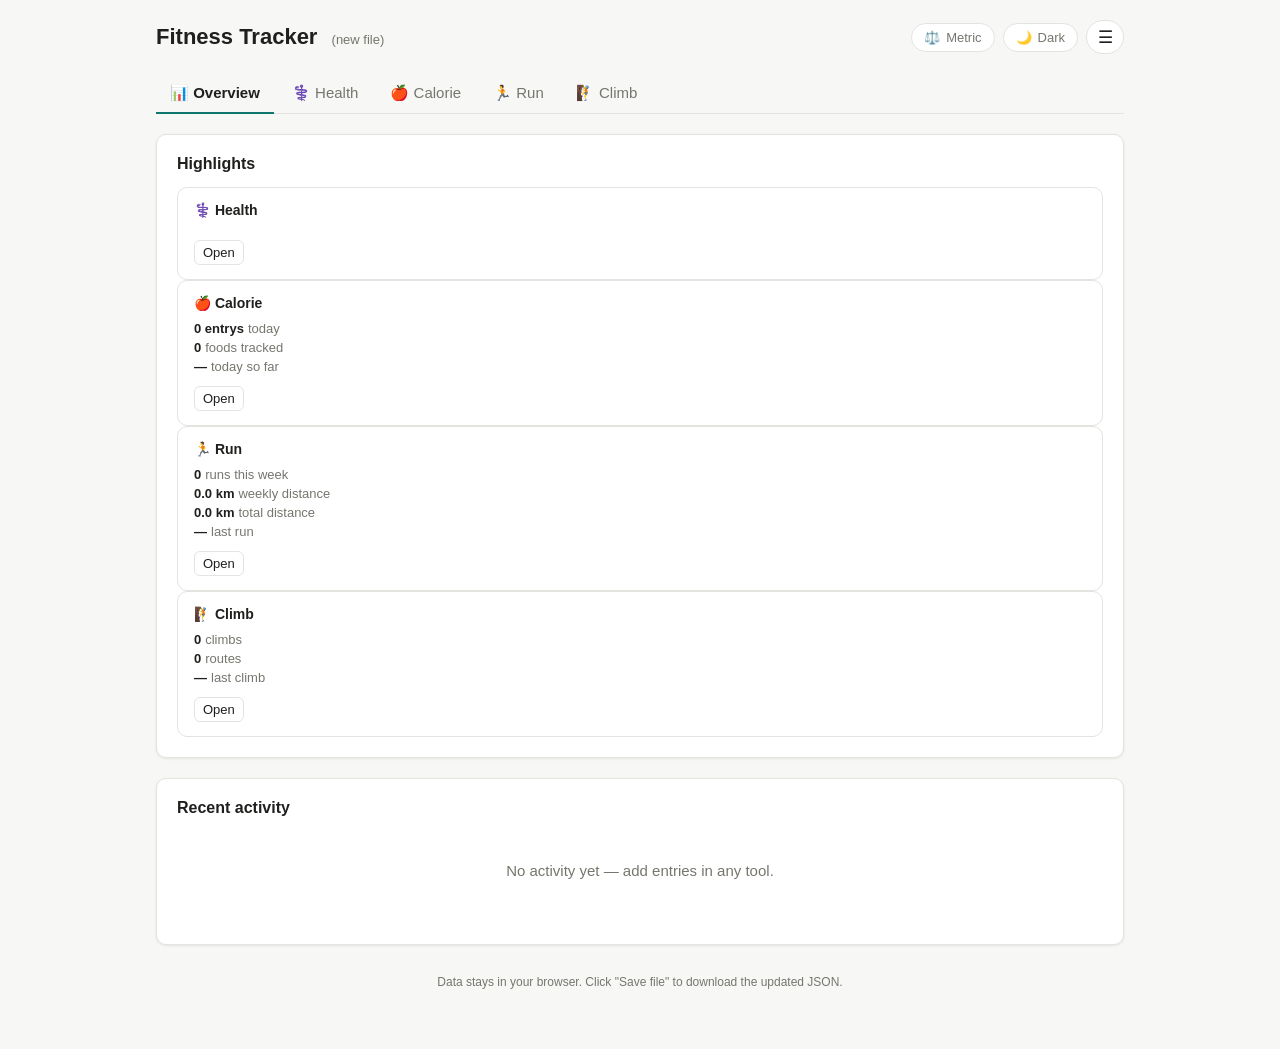
<file: index.html>
<!DOCTYPE html>
<html lang="en">
<head>
<meta charset="UTF-8">
<meta name="viewport" content="width=device-width, initial-scale=1.0">
<title>Fitness Tracker</title>
<link rel="stylesheet" href="css/base.css">
<link rel="stylesheet" href="css/app.css">
<link rel="stylesheet" href="css/tools.css">
<link rel="manifest" href="manifest.json">
<meta name="theme-color" content="#0f766e">
<meta name="mobile-web-app-capable" content="yes">
<meta name="apple-mobile-web-app-capable" content="yes">
<meta name="apple-mobile-web-app-status-bar-style" content="black-translucent">
<meta name="apple-mobile-web-app-title" content="Fitness Tracker">
<link rel="apple-touch-icon" href="icon.png">
<link rel="icon" type="image/png" href="icon.png">
</head>
<body>

<!-- ================= APP ================= -->
<div id="app" class="hidden">
  <header class="topbar">
    <h1>Fitness Tracker <span class="file-name" id="file-name"></span></h1>
    <div class="topbar-actions">
      <button class="theme-toggle" id="units-toggle" title="Switch between metric and imperial units">⚖️ <span id="units-label">Metric</span></button>
      <button class="theme-toggle" id="theme-toggle" title="Toggle dark / light mode"><span id="theme-emoji">🌙</span><span id="theme-label"> Dark</span></button>
      <div class="menu-wrap">
        <button class="menu-btn" id="menu-btn" title="Menu">☰</button>
        <div class="menu" id="menu">
          <button class="menu-item" id="sample-item" title="Load a demo dataset to explore the app">Load sample data…</button>
          <button class="menu-item" id="save-btn" title="Download your data as a backup file">Save backup file…</button>
          <button class="menu-item" id="open-item" title="Open a JSON data file (e.g. from iCloud)">Open a data file…</button>
          <button class="menu-item danger" id="new-file-btn" title="Start over with a fresh empty file">New file</button>
        </div>
        <input type="file" id="file-input" accept=".json" style="display:none">
      </div>
    </div>
  </header>

  <nav class="toolbar" id="toolbar">
    <button class="tool-btn active" data-tool="overview" onclick="showTool('overview')">📊 Overview</button>
  </nav>

  <!-- OVERVIEW -->
  <section class="tool" id="tool-overview">
    <div class="card">
      <h2>Highlights</h2>
      <div id="ov-stats"></div>
    </div>
    <div class="card">
      <h2>Recent activity</h2>
      <div id="ov-recent"><p class="no-data">No activity yet — add entries in any tool.</p></div>
    </div>
  </section>

  <!-- CLIMB -->
  <section class="tool hidden" id="tool-climb">
    <nav class="tabs">
      <button class="tab active" data-view="home">Home</button>
      <button class="tab" data-view="history">History</button>
      <button class="tab" data-view="routes">Routes</button>
    </nav>

    <!-- HOME -->
    <div class="view" id="cl-view-home">
      <div class="card">
        <h2>Add climb</h2>
        <form class="add-form" id="cl-add-form">
          <div class="field">
            <label for="cl-pick-route">Or pick an existing route</label>
            <select id="cl-pick-route" style="width:220px">
              <option value="">— select a route —</option>
            </select>
          </div>
          <div class="field">
            <label for="cl-add-name">Route name</label>
            <input id="cl-add-name" list="cl-route-list" placeholder="Snake Dike" autocomplete="off" required style="width:180px">
          </div>
          <div class="field">
            <label for="cl-add-grade">Grade</label>
            <input id="cl-add-grade" list="cl-grade-list" placeholder="5.8 / v3 / E5" style="width:110px">
          </div>
          <div class="field">
            <label for="cl-add-pitches">Pitches</label>
            <input id="cl-add-pitches" type="number" min="0" step="any" placeholder="1" style="width:70px">
          </div>
          <div class="field">
            <label for="cl-add-style">Style</label>
            <input id="cl-add-style" list="cl-style-list" placeholder="crack" style="width:100px">
          </div>
          <div class="field">
            <label for="cl-add-location">Location</label>
            <input id="cl-add-location" type="text" list="cl-location-list" placeholder="Yosemite NP, CA" style="width:140px">
          </div>
          <div class="field">
            <label for="cl-add-link">Link</label>
            <input id="cl-add-link" type="text" list="cl-link-list" placeholder="mountainproject.com/..." style="width:230px">
          </div>
          <div class="field">
            <label>GPS coords</label>
            <div style="display:flex;gap:6px">
              <input id="cl-add-lat" type="number" min="-90" max="90" step="any" placeholder="lat 37.77" style="width:100px" title="GPS latitude (optional)">
              <input id="cl-add-lon" type="number" min="-180" max="180" step="any" placeholder="lon -119.55" style="width:110px" title="GPS longitude (optional)">
            </div>
          </div>
          <div class="field">
            <label for="cl-add-rnotes">Route notes / description</label>
            <input id="cl-add-rnotes" type="text" list="cl-rnotes-list" placeholder="runout, big approach" style="width:220px">
          </div>
          <div class="field">
            <label for="cl-add-date">Date</label>
            <input id="cl-add-date" type="date" style="width:140px">
          </div>
          <div class="field">
            <label for="cl-add-prof">Proficiency</label>
            <input id="cl-add-prof" type="text" list="cl-prof-list" placeholder="lead" style="width:120px">
          </div>
          <div class="field">
            <label for="cl-add-setting">Setting</label>
            <input id="cl-add-setting" type="text" list="cl-setting-list" placeholder="gym" style="width:110px">
          </div>
          <div class="field">
            <label for="cl-add-effort">Effort (1-10)</label>
            <input id="cl-add-effort" type="number" min="1" max="10" value="5" style="width:70px">
          </div>
          <div class="field">
            <label for="cl-add-scary">Scary (1-10)</label>
            <input id="cl-add-scary" type="number" min="1" max="10" value="5" style="width:70px">
          </div>
          <div class="field">
            <label for="cl-add-notes">Climb notes</label>
            <input id="cl-add-notes" type="text" list="cl-notes-list" placeholder="went clean, crux felt hard" style="width:220px">
          </div>
          <div class="field">
            <label>&nbsp;</label>
            <button type="submit" class="btn primary">Add climb</button>
          </div>
        </form>
        <datalist id="cl-route-list"></datalist>
        <datalist id="cl-grade-list"></datalist>
        <datalist id="cl-style-list"></datalist>
        <datalist id="cl-location-list"></datalist>
        <datalist id="cl-link-list"></datalist>
        <datalist id="cl-rnotes-list"></datalist>
        <datalist id="cl-notes-list"></datalist>
        <datalist id="cl-prof-list"></datalist>
        <datalist id="cl-setting-list"></datalist>
        <p class="form-hint">
          Picking an existing route (or typing a name you've used before) auto-fills its details.
          Location, link and route notes are saved to the route for a brand-new name; edit them here any
          time. Effort and scary are your perceived difficulty and intimidation, 1-10.
        </p>
      </div>

      <div class="card">
        <div class="summary">
          <span class="big" id="cl-total-climbs">0</span>
          <span class="unit">total climbs</span>
        </div>
        <h2 style="margin-top:16px;">Last 10 climbs</h2>
        <div id="cl-last-climbs"><p class="no-data" style="padding:10px 0;">No climbs yet.</p></div>
      </div>

      <div class="card">
        <h2>Climbs by grade</h2>
        <div class="range-tabs" id="cl-time-range"></div>
        <div class="chart-summary" id="cl-time-summary"></div>
        <div id="cl-time-chart"></div>
      </div>
      <div class="card">
        <h2>Most climbed routes (by count)</h2>
        <div class="range-tabs" id="cl-route-range"></div>
        <div class="chart-summary" id="cl-route-summary"></div>
        <div id="cl-route-chart"></div>
      </div>
      <div class="card">
        <h2>Climbs by proficiency</h2>
        <div class="range-tabs" id="cl-prof-range"></div>
        <div class="chart-summary" id="cl-prof-summary"></div>
        <div id="cl-prof-chart"></div>
      </div>
    </div>

    <!-- HISTORY -->
    <div class="view hidden" id="cl-view-history">
      <div class="card">
        <h2>History</h2>
        <div class="hist-filters">
          <div class="field">
            <label for="cl-hist-from">From</label>
            <input type="date" id="cl-hist-from">
          </div>
          <div class="field">
            <label for="cl-hist-to">To</label>
            <input type="date" id="cl-hist-to">
          </div>
          <div class="field">
            <label>&nbsp;</label>
            <button class="btn" id="cl-hist-apply" title="Filter the history to this date range">Apply</button>
          </div>
          <div class="hist-presets">
            <button class="btn small hist-preset" data-preset="week">This week</button>
            <button class="btn small hist-preset" data-preset="month">This month</button>
            <button class="btn small hist-preset" data-preset="lastmonth">Last month</button>
            <button class="btn small hist-preset" data-preset="year">Year to date</button>
            <button class="btn small hist-preset" data-preset="all">All</button>
          </div>
        </div>
        <p class="hist-summary" id="cl-hist-summary"></p>
        <div id="cl-history-list"></div>
      </div>
    </div>

    <!-- ROUTES -->
    <div class="view hidden" id="cl-view-routes">
      <div class="card">
        <h2>Routes</h2>
        <p style="color:var(--muted);font-size:13px;margin:0 0 12px;">
          Routes are stored once. Editing a route here updates it everywhere it's used.
          Click a route name to expand it and see every note ever attached to its climbs.
        </p>
        <div id="cl-routes-table"></div>
      </div>
    </div>

    <!-- Edit Climb Modal -->
    <div id="cl-edit-climb-modal" class="modal-backdrop hidden">
      <div class="modal-box">
        <h2>Edit climb</h2>
        <div class="modal-row">
          <div class="modal-field" style="flex:2;">
            <label for="cl-ec-route">Route</label>
            <select id="cl-ec-route"></select>
          </div>
          <div class="modal-field">
            <label for="cl-ec-date">Date</label>
            <input id="cl-ec-date" type="date">
          </div>
        </div>
        <div class="modal-row">
          <div class="modal-field">
            <label for="cl-ec-grade">Grade</label>
            <input id="cl-ec-grade" type="text" list="cl-grade-list-edit">
          </div>
          <div class="modal-field">
            <label for="cl-ec-prof">Proficiency</label>
            <input id="cl-ec-prof" type="text" list="cl-prof-list-edit">
          </div>
          <div class="modal-field">
            <label for="cl-ec-setting">Setting</label>
            <input id="cl-ec-setting" type="text" list="cl-setting-list-edit">
          </div>
        </div>
        <div class="modal-row">
          <div class="modal-field">
            <label for="cl-ec-effort">Effort (1-10)</label>
            <input id="cl-ec-effort" type="number" min="1" max="10">
          </div>
          <div class="modal-field">
            <label for="cl-ec-scary">Scary (1-10)</label>
            <input id="cl-ec-scary" type="number" min="1" max="10">
          </div>
          <div class="modal-field" style="flex:2;">
            <label for="cl-ec-notes">Climb notes</label>
            <input id="cl-ec-notes" type="text" list="cl-notes-list-edit">
          </div>
        </div>
        <datalist id="cl-grade-list-edit"></datalist>
        <datalist id="cl-prof-list-edit"></datalist>
        <datalist id="cl-setting-list-edit"></datalist>
        <datalist id="cl-notes-list-edit"></datalist>
        <div class="modal-actions">
          <button class="btn" id="cl-ec-cancel">Cancel</button>
          <button class="btn primary" id="cl-ec-save">Save</button>
        </div>
      </div>
    </div>

    <!-- Edit Route Modal -->
    <div id="cl-edit-route-modal" class="modal-backdrop hidden">
      <div class="modal-box">
        <h2>Edit route</h2>
        <div class="modal-row">
          <div class="modal-field" style="flex:2;">
            <label for="cl-er-name">Route name</label>
            <input id="cl-er-name" type="text">
          </div>
          <div class="modal-field">
            <label for="cl-er-grade">Grade</label>
            <input id="cl-er-grade" type="text" list="cl-grade-list-edit">
          </div>
        </div>
        <div class="modal-row">
          <div class="modal-field">
            <label for="cl-er-pitches">Pitches</label>
            <input id="cl-er-pitches" type="number" min="0" step="any">
          </div>
          <div class="modal-field">
            <label for="cl-er-style">Style</label>
            <input id="cl-er-style" type="text" list="cl-style-list-edit">
          </div>
          <div class="modal-field" style="flex:2;">
            <label for="cl-er-location">Location</label>
            <input id="cl-er-location" type="text" list="cl-location-list-edit">
          </div>
        </div>
        <div class="modal-row">
          <div class="modal-field" style="flex:2;">
            <label for="cl-er-link">Link</label>
            <input id="cl-er-link" type="text" list="cl-link-list-edit">
          </div>
        </div>
        <div class="modal-row">
          <div class="modal-field">
            <label for="cl-er-lat">Latitude</label>
            <input id="cl-er-lat" type="number" min="-90" max="90" step="any" placeholder="37.77">
          </div>
          <div class="modal-field">
            <label for="cl-er-lon">Longitude</label>
            <input id="cl-er-lon" type="number" min="-180" max="180" step="any" placeholder="-119.55">
          </div>
        </div>
        <div class="modal-row">
          <div class="modal-field">
            <label for="cl-er-notes">Route notes / description</label>
            <input id="cl-er-notes" type="text" list="cl-rnotes-list-edit" style="width:100%">
          </div>
        </div>
        <datalist id="cl-style-list-edit"></datalist>
        <datalist id="cl-location-list-edit"></datalist>
        <datalist id="cl-link-list-edit"></datalist>
        <datalist id="cl-rnotes-list-edit"></datalist>
        <div class="modal-actions">
          <button class="btn" id="cl-er-cancel">Cancel</button>
          <button class="btn primary" id="cl-er-save">Save</button>
        </div>
      </div>
    </div>
  </section>

<!-- HEALTH -->
  <section class="tool hidden" id="tool-health">
    <nav class="tabs">
      <button class="tab active" data-view="health">Health log</button>
      <button class="tab" data-view="settings">Settings</button>
    </nav>

    <!-- SETTINGS -->
    <div class="view hidden" id="ht-view-settings">
      <form id="ht-settings-form">
        <div class="card">
          <h2>Body</h2>
          <div class="field">
            <label for="ht-height">Height</label>
            <input id="ht-height" type="number" min="0" step="any" placeholder="175" style="width:100px">
            <span class="unit" id="ht-height-unit">cm</span>
          </div>
        </div>

        <div class="card">
          <h2>Nutrition targets</h2>
          <div class="field">
            <label for="ht-calories">Calories</label>
            <input id="ht-calories" type="number" min="0" step="any" placeholder="2400" style="width:100px">
            <span class="unit">kcal/day</span>
          </div>
          <div class="field">
            <label for="ht-protein">Protein</label>
            <input id="ht-protein" type="number" min="0" step="any" placeholder="150" style="width:100px">
            <span class="unit">g</span>
          </div>
          <div class="field">
            <label for="ht-carbs">Carbs</label>
            <input id="ht-carbs" type="number" min="0" step="any" placeholder="220" style="width:100px">
            <span class="unit">g</span>
          </div>
          <div class="field">
            <label for="ht-fat">Fat</label>
            <input id="ht-fat" type="number" min="0" step="any" placeholder="75" style="width:100px">
            <span class="unit">g</span>
          </div>
          <div class="field">
            <label for="ht-water">Water</label>
            <input id="ht-water" type="number" min="0" step="any" placeholder="2500" style="width:100px">
            <span class="unit" id="ht-water-unit">ml</span>
          </div>
        </div>

        <div class="card">
          <h2>Running target</h2>
          <div class="field">
            <label for="ht-mileage">Weekly running</label>
            <input id="ht-mileage" type="number" min="0" step="any" placeholder="40" style="width:100px">
            <span class="unit" id="ht-mileage-unit">km</span>
            <span class="unit">/ week</span>
          </div>
        </div>

        <div class="card">
          <h2>Climbing targets</h2>
          <div class="field">
            <label for="ht-cl-boulder">Bouldering</label>
            <input id="ht-cl-boulder" type="number" min="0" step="1" placeholder="2" style="width:70px">
            <span class="unit">/ week</span>
          </div>
          <div class="field">
            <label for="ht-cl-toprope">Top rope</label>
            <input id="ht-cl-toprope" type="number" min="0" step="1" placeholder="1" style="width:70px">
            <span class="unit">/ week</span>
          </div>
          <div class="field">
            <label for="ht-cl-lead">Lead</label>
            <input id="ht-cl-lead" type="number" min="0" step="1" placeholder="1" style="width:70px">
            <span class="unit">/ week</span>
          </div>
        </div>

        <div class="card">
          <div class="field">
            <label>&nbsp;</label>
            <button type="submit" class="btn primary">Save settings</button>
          </div>
        </div>
      </form>
      <p class="form-hint" style="padding:0 4px 4px;">
        All values are optional and can stay empty. Height and targets are read by the
        Overview, Calorie (target lines), Run (weekly-mileage target) and Climbing tools.
        Display units (cm/in, kg/lb, ml/fl oz, km/mi, ft+in) follow the metric/imperial
        picker in the top bar.
      </p>
    </div>

    <!-- HEALTH LOG -->
    <div class="view" id="ht-view-health">
      <div class="card">
        <h2>Health stats</h2>
        <div id="ht-stats"><p class="no-data">No health data yet.</p></div>
      </div>

      <div class="card">
        <h2>Log weight</h2>
        <form class="add-form" id="ht-add-weight">
          <div class="field">
            <label for="ht-w-date">Date</label>
            <input id="ht-w-date" type="date" style="width:140px">
          </div>
          <div class="field">
            <label for="ht-w-time">Time</label>
            <input id="ht-w-time" type="time" style="width:140px">
          </div>
          <div class="field">
            <label for="ht-w-value">Weight</label>
            <input id="ht-w-value" type="number" min="0" step="any" placeholder="80" required style="width:100px">
            <select id="ht-w-unit">
              <option value="kg">kg</option>
              <option value="lb">lb</option>
            </select>
          </div>
          <div class="field">
            <label>&nbsp;</label>
            <button type="submit" class="btn primary">Log weight</button>
          </div>
        </form>
      </div>

      <div class="card">
        <h2>Log mood</h2>
        <form class="add-form" id="ht-add-mood">
          <div class="field">
            <label for="ht-m-date">Date</label>
            <input id="ht-m-date" type="date" style="width:140px">
          </div>
          <div class="field">
            <label for="ht-m-time">Time</label>
            <input id="ht-m-time" type="time" style="width:140px">
          </div>
          <div class="field">
            <label for="ht-m-value">Mood</label>
            <select id="ht-m-value" style="width:150px">
              <option value="5" selected>5 · OK</option>
              <option value="1">1 · terrible</option>
              <option value="2">2 · awful</option>
              <option value="3">3 · bad</option>
              <option value="4">4 · meh</option>
              <option value="6">6 · decent</option>
              <option value="7">7 · good</option>
              <option value="8">8 · great</option>
              <option value="9">9 · excellent</option>
              <option value="10">10 · fantastic</option>
            </select>
            <span class="unit">1 = bad · 10 = great</span>
          </div>
          <div class="field">
            <label for="ht-m-note">Note</label>
            <input id="ht-m-note" type="text" placeholder="optional" style="width:220px">
          </div>
          <div class="field">
            <label>&nbsp;</label>
            <button type="submit" class="btn primary">Log mood</button>
          </div>
        </form>
      </div>

      <div class="card">
        <h2>Weight over time</h2>
        <div class="chart-summary" id="ht-w-summary"></div>
        <div id="ht-w-chart"></div>
      </div>

      <div class="card">
        <h2>Mood over time</h2>
        <div class="chart-summary" id="ht-m-summary"></div>
        <div id="ht-m-chart"></div>
      </div>

      <div class="card">
        <h2>Weight history</h2>
        <div id="ht-w-log"><p class="no-data">No weigh-ins logged yet.</p></div>
      </div>

      <div class="card">
        <h2>Mood history</h2>
        <div id="ht-m-log"><p class="no-data">No moods logged yet.</p></div>
      </div>
    </div>
  </section>

<!-- =====================================================================
  Run tool section — injected by the shell. Contains ONLY the run tool's
  markup (add form, stats, charts, history, runs/shoes registries, edit
  modals). No shell-level ids, no <script>.
  ===================================================================== -->
<section class="tool hidden" id="tool-run">

  <nav class="tabs">
    <button class="tab active" data-view="home">Home</button>
    <button class="tab" data-view="history">History</button>
    <button class="tab" data-view="runs">Routes</button>
    <button class="tab" data-view="shoes">Shoes</button>
  </nav>

  <!-- HOME -->
  <div class="view" id="rn-view-home">
    <div class="card">
      <h2>Add run</h2>
      <form class="add-form" id="rn-add-form">
        <div class="field">
          <label for="rn-pick-run">Or pick an existing run</label>
          <select id="rn-pick-run" style="width:200px">
            <option value="">— select a run —</option>
          </select>
        </div>
        <div class="field">
          <label for="rn-add-name">Run name</label>
          <input id="rn-add-name" list="rn-run-list" placeholder="Lake Loop / 5k" autocomplete="off" required style="width:170px">
        </div>
        <div class="field">
          <label for="rn-add-datetime">Date &amp; time</label>
          <input id="rn-add-datetime" type="datetime-local" style="width:200px">
        </div>
        <div class="field">
          <label for="rn-add-distance">Distance</label>
          <input id="rn-add-distance" type="number" min="0" step="any" placeholder="5" style="width:80px" title="in your selected unit">
        </div>
        <div class="field">
          <label>Duration</label>
          <div style="display:flex;gap:4px;">
            <input id="rn-add-dur-h" type="number" min="0" step="1" placeholder="0h" style="width:60px" title="hours">
            <input id="rn-add-dur-m" type="number" min="0" max="59" step="1" placeholder="25m" style="width:60px" title="minutes">
            <input id="rn-add-dur-s" type="number" min="0" max="59" step="1" placeholder="0s" style="width:60px" title="seconds">
          </div>
        </div>
        <div class="field">
          <label for="rn-add-elev">Elev gain</label>
          <input id="rn-add-elev" type="number" step="any" placeholder="0" style="width:80px" title="in your selected unit">
        </div>
        <div class="field">
          <label for="rn-add-location">Location</label>
          <input id="rn-add-location" type="text" list="rn-location-list" placeholder="Park" style="width:120px">
        </div>
        <div class="field">
          <label>GPS coords</label>
          <div style="display:flex;gap:6px">
            <input id="rn-add-lat" type="number" min="-90" max="90" step="any" placeholder="lat 37.77" style="width:100px" title="GPS latitude (optional)">
            <input id="rn-add-lon" type="number" min="-180" max="180" step="any" placeholder="lon -122.41" style="width:110px" title="GPS longitude (optional)">
          </div>
        </div>
        <div class="field">
          <label for="rn-add-surface">Surface</label>
          <input id="rn-add-surface" type="text" list="rn-surface-list" placeholder="trail" style="width:90px">
        </div>
        <div class="field">
          <label>Shoes</label>
          <div id="rn-add-shoe-rows" class="shoe-rows"></div>
          <button type="button" class="btn small" id="rn-add-shoe-btn">＋ Add shoe</button>
        </div>
        <div class="field">
          <label for="rn-add-type">Workout type</label>
          <input id="rn-add-type" type="text" list="rn-type-list" placeholder="easy run" style="width:110px">
        </div>
        <div class="field">
          <label for="rn-add-effort">Effort (1-10)</label>
          <input id="rn-add-effort" type="number" min="1" max="10" value="5" style="width:70px">
        </div>
        <div class="field">
          <label for="rn-add-notes">Notes</label>
          <input id="rn-add-notes" type="text" list="rn-notes-list" placeholder="felt strong" style="width:180px">
        </div>
        <div class="field">
          <label>&nbsp;</label>
          <button type="submit" class="btn primary">Add run</button>
        </div>
      </form>
      <datalist id="rn-run-list"></datalist>
      <datalist id="rn-location-list"></datalist>
      <datalist id="rn-surface-list"></datalist>
      <datalist id="rn-shoes-list"></datalist>
      <datalist id="rn-type-list"></datalist>
      <datalist id="rn-notes-list"></datalist>
      <p class="form-hint">
        Picking a run auto-fills its distance, duration, location, surface, shoes, and workout type
        (you can still override any of them). Distance, elevation, and pace display follow your
        metric/imperial unit picker in the top bar. Effort is your perceived exertion, 1-10.
      </p>
    </div>

    <div class="card">
      <div class="summary">
        <span class="big" id="rn-total-runs">0</span>
        <span class="unit" id="rn-total-runs-label">runs</span>
      </div>
      <div class="range-tabs" id="rn-stat-range" style="margin-bottom:0;"></div>
      <div class="stat-grid">
        <div class="stat-box"><div class="v" id="rn-stat-distance">0</div><div class="l" id="rn-stat-distance-label">distance</div></div>
        <div class="stat-box"><div class="v" id="rn-stat-elev">0</div><div class="l">climb</div></div>
        <div class="stat-box"><div class="v" id="rn-stat-time">0h</div><div class="l">time</div></div>
        <div class="stat-box"><div class="v" id="rn-stat-avgpace">—</div><div class="l">avg pace</div></div>
      </div>
      <h2 style="margin-top:16px;">Recent runs</h2>
      <div id="rn-recent-runs"><p class="no-data" style="padding:10px 0;">No runs yet.</p></div>
    </div>

    <div class="card">
      <h2>Mileage over time</h2>
      <div class="range-tabs" id="rn-mile-range"></div>
      <div class="range-tabs" id="rn-mile-gran"></div>
      <div class="chart-summary" id="rn-mile-summary"></div>
      <div id="rn-mile-chart"></div>
    </div>
    <div class="card">
      <h2>Mileage per pair of shoes</h2>
      <div class="range-tabs" id="rn-shoe-chart-range"></div>
      <div class="range-tabs" id="rn-shoe-chart-gran"></div>
      <div class="chart-summary" id="rn-shoe-chart-summary"></div>
      <div id="rn-shoe-chart"></div>
    </div>
    <div class="card">
      <h2>Workouts by type</h2>
      <div class="range-tabs" id="rn-type-range"></div>
      <div class="range-tabs" id="rn-type-gran"></div>
      <div class="chart-summary" id="rn-type-summary"></div>
      <div id="rn-type-chart"></div>
    </div>
    <div class="card">
      <h2>Runs by surface</h2>
      <div class="range-tabs" id="rn-surf-range"></div>
      <div class="range-tabs" id="rn-surf-gran"></div>
      <div class="chart-summary" id="rn-surf-summary"></div>
      <div id="rn-surf-chart"></div>
    </div>
    <div class="card">
      <h2>Workouts by effort</h2>
      <div class="range-tabs" id="rn-effort-range"></div>
      <div class="range-tabs" id="rn-effort-gran"></div>
      <div class="chart-summary" id="rn-effort-summary"></div>
      <div id="rn-effort-chart"></div>
    </div>
  </div>

  <!-- HISTORY -->
  <div class="view hidden" id="rn-view-history">
    <div class="card">
      <h2>History</h2>
      <div class="hist-filters">
        <div class="field">
          <label for="rn-hist-from">From</label>
          <input type="date" id="rn-hist-from">
        </div>
        <div class="field">
          <label for="rn-hist-to">To</label>
          <input type="date" id="rn-hist-to">
        </div>
        <div class="field">
          <label>&nbsp;</label>
          <button class="btn" id="rn-hist-apply" title="Filter the history to this date range">Apply</button>
        </div>
        <div class="hist-presets">
          <button class="btn small hist-preset" data-preset="week">This week</button>
          <button class="btn small hist-preset" data-preset="month">This month</button>
          <button class="btn small hist-preset" data-preset="lastmonth">Last month</button>
          <button class="btn small hist-preset" data-preset="year">Year to date</button>
          <button class="btn small hist-preset" data-preset="all">All</button>
        </div>
      </div>
      <p class="hist-summary" id="rn-hist-summary"></p>
      <div id="rn-history-list"></div>
    </div>
  </div>

  <!-- RUNS REGISTRY -->
  <div class="view hidden" id="rn-view-runs">
    <div class="card">
      <h2>Routes</h2>
      <p style="color:var(--muted);font-size:13px;margin:0 0 12px;">
        Routes are stored once. Click a route name to expand it and see every time you've done it.
      </p>
      <div class="hist-filters" style="margin-bottom:14px;">
        <div class="field">
          <label for="rn-filter-location">Location</label>
          <select id="rn-filter-location"><option value="">All</option></select>
        </div>
        <div class="field">
          <label for="rn-filter-surface">Surface</label>
          <select id="rn-filter-surface"><option value="">All</option></select>
        </div>
        <div class="field">
          <label for="rn-filter-type">Route type</label>
          <select id="rn-filter-type"><option value="">All</option></select>
        </div>
        <div class="field">
          <label>&nbsp;</label>
          <button class="btn small" id="rn-filter-reset">Reset</button>
        </div>
      </div>
      <div id="rn-runs-table"></div>
    </div>
  </div>

  <!-- SHOES -->
  <div class="view hidden" id="rn-view-shoes">
    <div class="card">
      <h2>Shoes</h2>
      <div class="add-form" style="margin-bottom:14px;">
        <div class="field">
          <label for="rn-shoe-name">Shoe name</label>
          <input id="rn-shoe-name" type="text" placeholder="Pegasus 39" style="width:150px">
        </div>
        <div class="field">
          <label for="rn-shoe-brand">Brand</label>
          <input id="rn-shoe-brand" type="text" list="rn-brand-list" placeholder="Nike" style="width:110px">
        </div>
        <div class="field">
          <label>&nbsp;</label>
          <button class="btn primary" id="rn-shoe-add-btn">Add shoe</button>
        </div>
      </div>
      <datalist id="rn-brand-list"></datalist>
      <p style="color:var(--muted);font-size:13px;margin:0 0 12px;">
        Click a shoe to expand it and see the mileage logged in it.
      </p>
      <div id="rn-shoes-table"></div>
    </div>
  </div>

  <!-- Edit Entry Modal -->
  <div id="rn-edit-entry-modal" class="modal-backdrop hidden">
    <div class="modal-box">
      <h2>Edit run entry</h2>
      <div class="modal-row">
        <div class="modal-field" style="flex:2;">
          <label for="rn-ee-run">Run</label>
          <select id="rn-ee-run"></select>
        </div>
        <div class="modal-field">
          <label for="rn-ee-datetime">Date &amp; time</label>
          <input id="rn-ee-datetime" type="datetime-local">
        </div>
      </div>
      <div class="modal-row">
        <div class="modal-field">
          <label for="rn-ee-distance">Distance</label>
          <input id="rn-ee-distance" type="number" min="0" step="any" title="in your selected unit">
        </div>
        <div class="modal-field">
          <label>Duration</label>
          <div style="display:flex;gap:4px;">
            <input id="rn-ee-dur-h" type="number" min="0" step="1" placeholder="0h" style="width:60px" title="hours">
            <input id="rn-ee-dur-m" type="number" min="0" max="59" step="1" placeholder="25m" style="width:60px" title="minutes">
            <input id="rn-ee-dur-s" type="number" min="0" max="59" step="1" placeholder="0s" style="width:60px" title="seconds">
          </div>
        </div>
        <div class="modal-field">
          <label for="rn-ee-elev">Elev gain</label>
          <input id="rn-ee-elev" type="number" step="any" title="in your selected unit">
        </div>
      </div>
      <div class="modal-row">
        <div class="modal-field" style="flex:2;">
          <label>Shoes</label>
          <div id="rn-ee-shoe-rows" class="shoe-rows"></div>
          <button type="button" class="btn small" id="rn-ee-add-shoe">＋ Add shoe</button>
        </div>
      </div>
      <div class="modal-row">
        <div class="modal-field">
          <label for="rn-ee-effort">Effort (1-10)</label>
          <input id="rn-ee-effort" type="number" min="1" max="10">
        </div>
        <div class="modal-field" style="flex:2;">
          <label for="rn-ee-notes">Notes</label>
          <input id="rn-ee-notes" type="text">
        </div>
      </div>
      <div class="modal-actions">
        <button class="btn" id="rn-ee-cancel">Cancel</button>
        <button class="btn primary" id="rn-ee-save">Save</button>
      </div>
    </div>
  </div>

  <!-- Edit Run Modal -->
  <div id="rn-edit-run-modal" class="modal-backdrop hidden">
    <div class="modal-box">
      <h2>Edit run</h2>
      <div class="modal-row">
        <div class="modal-field" style="flex:2;">
          <label for="rn-er-name">Run name</label>
          <input id="rn-er-name" type="text">
        </div>
        <div class="modal-field">
          <label for="rn-er-location">Location</label>
          <input id="rn-er-location" type="text" list="rn-location-list-edit">
        </div>
      </div>
      <div class="modal-row">
        <div class="modal-field">
          <label for="rn-er-lat">Latitude</label>
          <input id="rn-er-lat" type="number" min="-90" max="90" step="any" placeholder="37.77">
        </div>
        <div class="modal-field">
          <label for="rn-er-lon">Longitude</label>
          <input id="rn-er-lon" type="number" min="-180" max="180" step="any" placeholder="-122.41">
        </div>
      </div>
      <datalist id="rn-location-list-edit"></datalist>
      <div class="modal-row">
        <div class="modal-field">
          <label for="rn-er-surface">Surface</label>
          <input id="rn-er-surface" type="text" list="rn-surface-list-edit">
        </div>
        <div class="modal-field">
          <label for="rn-er-type">Workout type</label>
          <input id="rn-er-type" type="text" list="rn-type-list-edit">
        </div>
      </div>
      <datalist id="rn-surface-list-edit"></datalist>
      <datalist id="rn-type-list-edit"></datalist>
      <div class="modal-row">
        <div class="modal-field">
          <label for="rn-er-distance">Distance</label>
          <input id="rn-er-distance" type="number" min="0" step="any" title="in your selected unit">
        </div>
        <div class="modal-field">
          <label>Duration</label>
          <div style="display:flex;gap:4px;">
            <input id="rn-er-dur-h" type="number" min="0" step="1" placeholder="0h" style="width:60px">
            <input id="rn-er-dur-m" type="number" min="0" max="59" step="1" placeholder="25m" style="width:60px">
            <input id="rn-er-dur-s" type="number" min="0" max="59" step="1" placeholder="0s" style="width:60px">
          </div>
        </div>
        <div class="modal-field">
          <label for="rn-er-elev">Elev gain</label>
          <input id="rn-er-elev" type="number" step="any" title="in your selected unit">
        </div>
      </div>
      <div class="modal-row">
        <div class="modal-field">
          <label for="rn-er-shoes">Shoes</label>
          <input id="rn-er-shoes" type="text" list="rn-shoes-list-edit">
        </div>
      </div>
      <datalist id="rn-shoes-list-edit"></datalist>
      <p class="modal-hint">Changing distance, duration, elevation, or shoes updates all entries logged for this run.</p>
      <div class="modal-actions">
        <button class="btn" id="rn-er-cancel">Cancel</button>
        <button class="btn primary" id="rn-er-save">Save</button>
      </div>
    </div>
  </div>

</section>

<!-- =====================================================================
     Calorie tool section. Loaded by the shell into the main page.
     Every id is prefixed "cal-"; no shell-level ids and no inline JS here.
     ===================================================================== -->
<section class="tool hidden" id="tool-calorie">

  <nav class="tabs">
    <button class="tab active" data-view="home">Today</button>
    <button class="tab" data-view="history">History</button>
    <button class="tab" data-view="foods">Foods</button>
  </nav>

  <!-- //////// HOME (Today + Charts) //////// -->
  <div class="view" id="cal-view-home">

    <div class="card">
      <h2>Add food</h2>
      <form class="add-form" id="cal-add-form">
        <div class="field">
          <label for="cal-pick-food">Or pick from your foods</label>
          <select id="cal-pick-food" style="width:200px">
            <option value="">— select a food —</option>
          </select>
        </div>
        <div class="field">
          <label for="cal-add-name">Food name</label>
          <input id="cal-add-name" list="cal-food-list" placeholder="banana" autocomplete="off" required style="width:200px">
        </div>
        <div class="field">
          <label for="cal-add-cal">Calories / serving</label>
          <input id="cal-add-cal" type="number" min="0" step="any" placeholder="105" required style="width:110px">
        </div>
        <div class="field">
          <label for="cal-add-protein">Protein (g)</label>
          <input id="cal-add-protein" type="number" min="0" step="any" placeholder="—" style="width:90px">
        </div>
        <div class="field">
          <label for="cal-add-carbs">Carbs (g)</label>
          <input id="cal-add-carbs" type="number" min="0" step="any" placeholder="—" style="width:90px">
        </div>
        <div class="field">
          <label for="cal-add-fat">Fat (g)</label>
          <input id="cal-add-fat" type="number" min="0" step="any" placeholder="—" style="width:80px">
        </div>
        <div class="field">
          <label for="cal-add-sodium">Sodium (mg)</label>
          <input id="cal-add-sodium" type="number" min="0" step="any" placeholder="—" style="width:90px">
        </div>
        <div class="field">
          <label for="cal-add-fiber">Fiber (g)</label>
          <input id="cal-add-fiber" type="number" min="0" step="any" placeholder="—" style="width:80px">
        </div>
        <div class="field">
          <label for="cal-add-cholesterol">Cholesterol (mg)</label>
          <input id="cal-add-cholesterol" type="number" min="0" step="any" placeholder="—" style="width:90px">
        </div>
        <div class="field">
          <label for="cal-add-sugar">Sugar (g)</label>
          <input id="cal-add-sugar" type="number" min="0" step="any" placeholder="—" style="width:80px">
        </div>
        <div class="field">
          <label for="cal-add-qty">Servings</label>
          <input id="cal-add-qty" type="number" min="0.01" step="any" value="1" style="width:80px">
        </div>
        <div class="field">
          <label for="cal-add-date">Date</label>
          <input id="cal-add-date" type="date" style="width:140px">
        </div>
        <div class="field">
          <label for="cal-add-time">Time <em style="color:var(--muted);font-style:normal;">(auto)</em></label>
          <input id="cal-add-time" type="time" style="width:120px">
        </div>
        <div class="field">
          <label>&nbsp;</label>
          <button type="submit" class="btn primary">Add</button>
        </div>
      </form>
      <datalist id="cal-food-list"></datalist>
      <p class="form-hint">
        Add food for any date — forgot to log yesterday (or last week)? Just pick the date.
        The time field auto-fills with the current time — click into it if you want to change it.
        Picking from the dropdown (or typing a name you've used before) reuses that food's stored calories/macros.
      </p>
    </div>

    <div class="card">
      <div class="summary">
        <span class="big" id="cal-today-cal">0</span>
        <span class="unit">calories today</span>
      </div>
      <p id="cal-today-date"></p>
      <div>
        <label class="cheat-toggle">
          <input type="checkbox" id="cal-today-cheat"> Mark today as a cheat day
        </label>
      </div>
      <h2 style="margin-top:16px;">Today's entries</h2>
      <div id="cal-today-entries"><p class="no-data" style="padding:10px 0;">No entries yet today.</p></div>
    </div>

    <div class="card">
      <h2>Calories consumed</h2>
      <div class="range-tabs" id="cal-cal-range"></div>
      <div class="chart-summary" id="cal-cal-summary"></div>
      <div id="cal-cal-chart"></div>
    </div>
    <div class="card">
      <h2>Macros consumed</h2>
      <div class="range-tabs" id="cal-macro-range"></div>
      <div class="range-tabs" id="cal-macro-pick"></div>
      <div class="chart-summary" id="cal-macro-summary"></div>
      <div id="cal-macro-chart"></div>
    </div>
    <div class="card">
      <h2>Foods eaten (times used)</h2>
      <div class="range-tabs" id="cal-food-range"></div>
      <div class="chart-summary" id="cal-food-summary"></div>
      <div id="cal-food-chart"></div>
    </div>
  </div>

  <!-- //////// HISTORY //////// -->
  <div class="view hidden" id="cal-view-history">
    <div class="card">
      <h2>History</h2>
      <div class="hist-filters">
        <div class="field">
          <label for="cal-hist-from">From</label>
          <input type="date" id="cal-hist-from">
        </div>
        <div class="field">
          <label for="cal-hist-to">To</label>
          <input type="date" id="cal-hist-to">
        </div>
        <div class="field">
          <label>&nbsp;</label>
          <button class="btn" id="cal-hist-apply" title="Filter the history to this date range">Apply</button>
        </div>
        <div class="hist-presets">
          <button class="btn small hist-preset" data-preset="week">This week</button>
          <button class="btn small hist-preset" data-preset="month">This month</button>
          <button class="btn small hist-preset" data-preset="lastmonth">Last month</button>
          <button class="btn small hist-preset" data-preset="year">Year to date</button>
          <button class="btn small hist-preset" data-preset="all">All</button>
        </div>
      </div>
      <p class="hist-summary" id="cal-hist-summary"></p>
      <div id="cal-history-list"></div>
    </div>
  </div>

  <!-- //////// FOODS registry //////// -->
  <div class="view hidden" id="cal-view-foods">
    <div class="card">
      <h2>Foods</h2>
      <p style="color:var(--muted);font-size:13px;margin:0 0 12px;">
        Foods are stored once. Editing a food here updates it everywhere it's used.
      </p>
      <div id="cal-foods-table"></div>
    </div>
  </div>

  <!-- //////// Edit entry modal //////// -->
  <div id="cal-edit-entry-modal" class="modal-backdrop hidden">
    <div class="modal-box">
      <h2>Edit entry</h2>
      <div class="modal-row">
        <div class="modal-field" style="flex:2;">
          <label for="cal-ee-name">Food name</label>
          <input id="cal-ee-name" type="text" list="cal-food-list-edit">
        </div>
        <div class="modal-field">
          <label for="cal-ee-cal">Calories / serving</label>
          <input id="cal-ee-cal" type="number" min="0" step="any">
        </div>
        <div class="modal-field">
          <label for="cal-ee-qty">Servings</label>
          <input id="cal-ee-qty" type="number" min="0.01" step="any">
        </div>
        <div class="modal-field">
          <label for="cal-ee-time">Time</label>
          <input id="cal-ee-time" type="time">
        </div>
      </div>
      <div class="modal-row">
        <div class="modal-field">
          <label for="cal-ee-protein">Protein (g)</label>
          <input id="cal-ee-protein" type="number" min="0" step="any">
        </div>
        <div class="modal-field">
          <label for="cal-ee-carbs">Carbs (g)</label>
          <input id="cal-ee-carbs" type="number" min="0" step="any">
        </div>
        <div class="modal-field">
          <label for="cal-ee-fat">Fat (g)</label>
          <input id="cal-ee-fat" type="number" min="0" step="any">
        </div>
      </div>
      <div class="modal-row">
        <div class="modal-field">
          <label for="cal-ee-sodium">Sodium (mg)</label>
          <input id="cal-ee-sodium" type="number" min="0" step="any">
        </div>
        <div class="modal-field">
          <label for="cal-ee-fiber">Fiber (g)</label>
          <input id="cal-ee-fiber" type="number" min="0" step="any">
        </div>
        <div class="modal-field">
          <label for="cal-ee-cholesterol">Cholesterol (mg)</label>
          <input id="cal-ee-cholesterol" type="number" min="0" step="any">
        </div>
        <div class="modal-field">
          <label for="cal-ee-sugar">Sugar (g)</label>
          <input id="cal-ee-sugar" type="number" min="0" step="any">
        </div>
      </div>
      <datalist id="cal-food-list-edit"></datalist>
      <div class="modal-actions">
        <button class="btn" id="cal-ee-cancel">Cancel</button>
        <button class="btn primary" id="cal-ee-save">Save</button>
      </div>
    </div>
  </div>

  <!-- //////// Edit food modal //////// -->
  <div id="cal-edit-food-modal" class="modal-backdrop hidden">
    <div class="modal-box">
      <h2>Edit food</h2>
      <div class="modal-row">
        <div class="modal-field" style="flex:2;">
          <label for="cal-ef-name">Food name</label>
          <input id="cal-ef-name" type="text">
        </div>
        <div class="modal-field">
          <label for="cal-ef-cal">Calories / serving</label>
          <input id="cal-ef-cal" type="number" min="0" step="any">
        </div>
      </div>
      <div class="modal-row">
        <div class="modal-field">
          <label for="cal-ef-protein">Protein (g)</label>
          <input id="cal-ef-protein" type="number" min="0" step="any">
        </div>
        <div class="modal-field">
          <label for="cal-ef-carbs">Carbs (g)</label>
          <input id="cal-ef-carbs" type="number" min="0" step="any">
        </div>
        <div class="modal-field">
          <label for="cal-ef-fat">Fat (g)</label>
          <input id="cal-ef-fat" type="number" min="0" step="any">
        </div>
      </div>
      <div class="modal-row">
        <div class="modal-field">
          <label for="cal-ef-sodium">Sodium (mg)</label>
          <input id="cal-ef-sodium" type="number" min="0" step="any">
        </div>
        <div class="modal-field">
          <label for="cal-ef-fiber">Fiber (g)</label>
          <input id="cal-ef-fiber" type="number" min="0" step="any">
        </div>
        <div class="modal-field">
          <label for="cal-ef-cholesterol">Cholesterol (mg)</label>
          <input id="cal-ef-cholesterol" type="number" min="0" step="any">
        </div>
        <div class="modal-field">
          <label for="cal-ef-sugar">Sugar (g)</label>
          <input id="cal-ef-sugar" type="number" min="0" step="any">
        </div>
      </div>
      <div class="modal-actions">
        <button class="btn" id="cal-ef-cancel">Cancel</button>
        <button class="btn primary" id="cal-ef-save">Save</button>
      </div>
    </div>
  </div>

  <!-- //////// Add entry to date modal //////// -->
  <div id="cal-add-entry-modal" class="modal-backdrop hidden">
    <div class="modal-box">
      <h2>Add entry</h2>
      <div class="modal-row">
        <div class="modal-field" style="flex:2;">
          <label for="cal-ae-name">Food name</label>
          <input id="cal-ae-name" type="text" list="cal-food-list-edit">
        </div>
        <div class="modal-field">
          <label for="cal-ae-date">Date</label>
          <input id="cal-ae-date" type="date">
        </div>
      </div>
      <div class="modal-row">
        <div class="modal-field">
          <label for="cal-ae-cal">Calories / serving</label>
          <input id="cal-ae-cal" type="number" min="0" step="any">
        </div>
        <div class="modal-field">
          <label for="cal-ae-qty">Servings</label>
          <input id="cal-ae-qty" type="number" min="0.01" step="any" value="1">
        </div>
        <div class="modal-field">
          <label for="cal-ae-time">Time</label>
          <input id="cal-ae-time" type="time">
        </div>
      </div>
      <div class="modal-actions">
        <button class="btn" id="cal-ae-cancel">Cancel</button>
        <button class="btn primary" id="cal-ae-save">Add</button>
      </div>
    </div>
  </div>

</section>

  <footer class="note">Data stays in your browser. Click "Save file" to download the updated JSON.</footer>
</div>

<script src="js/shared/util.js"></script>
<script src="js/shared/charts.js"></script>
<script src="js/shared/ui.js"></script>
<script src="js/registry.js"></script>
<script src="js/tools/health.js"></script>
<script src="js/tools/calorie.js"></script>
<script src="js/tools/run.js"></script>
<script src="js/tools/climb.js"></script>
<script src="js/main.js"></script>
<script>
if ("serviceWorker" in navigator && location.protocol === "https:") {
  navigator.serviceWorker.register("sw.js");
}
</script>
</body>
</html>
</file>
<file: css/base.css>
/* =====================================================================
   Fitness Tracker — base design system.
   Tokens, reset, and the shared components every tool uses: cards,
   forms, buttons, tables, pills, charts, history groups, modals.
   ===================================================================== */

:root {
  --bg: #f7f7f5;
  --card: #ffffff;
  --border: #e3e3df;
  --text: #1f1f1d;
  --muted: #76766f;
  --accent: #0f766e;
  --accent-dark: #0b5c55;
  --accent-soft: #ecfdf5;
  --danger: #dc2626;
  --grid: #e0e0dc;
  --shadow: 0 1px 3px rgba(0,0,0,0.08);
}
html[data-theme="dark"] {
  --bg: #1a1b1e;
  --card: #25262b;
  --border: #3a3b41;
  --text: #ececec;
  --muted: #9a9a9f;
  --accent: #2dd4bf;
  --accent-dark: #14b8a6;
  --accent-soft: #0f2023;
  --danger: #f87171;
  --grid: #3a3b41;
  --shadow: 0 1px 3px rgba(0,0,0,0.5);
}
* { box-sizing: border-box; }
body {
  margin: 0;
  font-family: -apple-system, BlinkMacSystemFont, "Segoe UI", Roboto, Helvetica, Arial, sans-serif;
  background: var(--bg);
  color: var(--text);
  font-size: 15px;
  transition: background .2s, color .2s;
}
.hidden, [hidden] { display: none !important; }

/* ---------- App shell ---------- */
#app { max-width: 1000px; margin: 0 auto; padding: 20px 16px 60px; }
header.topbar {
  display: flex; align-items: center; justify-content: space-between;
  gap: 12px; flex-wrap: wrap; margin-bottom: 20px;
}
header.topbar h1 { font-size: 22px; margin: 0; }
.topbar-actions { display: flex; gap: 8px; align-items: center; }
.file-name { color: var(--muted); font-size: 13px; margin-left: 8px; font-weight: normal; }

.theme-toggle {
  display: inline-flex; align-items: center; gap: 6px; cursor: pointer;
  padding: 6px 12px; border: 1px solid var(--border); border-radius: 20px;
  background: var(--card); font-size: 13px; color: var(--muted);
  transition: background .2s, color .2s, border-color .2s;
}
.theme-toggle:hover { color: var(--text); border-color: var(--accent); }
.menu-wrap { position: relative; }
.menu-btn {
  display: inline-flex; align-items: center; justify-content: center;
  cursor: pointer; width: 38px; height: 34px;
  border: 1px solid var(--border); border-radius: 20px;
  background: var(--card); color: var(--text); font-size: 17px; line-height: 1;
  transition: background .2s, color .2s, border-color .2s;
}
.menu-btn:hover { border-color: var(--accent); }
.menu {
  display: none; position: absolute; right: 0; top: calc(100% + 6px);
  min-width: 200px; background: var(--card);
  border: 1px solid var(--border); border-radius: 8px;
  box-shadow: 0 8px 24px rgba(0,0,0,.18); overflow: hidden; z-index: 50;
}
.menu.open { display: block; }
.menu-item {
  display: block; width: 100%; text-align: left; cursor: pointer;
  padding: 10px 14px; border: 0; background: none; color: var(--text);
  font-size: 14px; border-bottom: 1px solid var(--border);
}
.menu-item:hover { background: var(--accent-soft); }
.menu-item:last-child { border-bottom: 0; }
.menu-item.danger { color: var(--danger); }

/* ---------- Tool switcher (top level) ---------- */
.toolbar {
  display: flex; gap: 4px; flex-wrap: wrap;
  border-bottom: 1px solid var(--border); margin-bottom: 20px;
}
.tool-btn {
  border: none; background: none; padding: 10px 14px; font-size: 15px;
  color: var(--muted); cursor: pointer;
  border-bottom: 2px solid transparent; margin-bottom: -1px;
}
.tool-btn.active { color: var(--text); border-bottom-color: var(--accent); font-weight: 600; }

/* ---------- Per-tool sub tabs ---------- */
nav.tabs { display: flex; gap: 4px; border-bottom: 1px solid var(--border); margin-bottom: 20px; }
nav.tabs button {
  border: none; background: none; padding: 10px 16px; font-size: 15px;
  color: var(--muted); cursor: pointer; border-bottom: 2px solid transparent; margin-bottom: -1px;
}
nav.tabs button.active { color: var(--text); border-bottom-color: var(--accent); font-weight: 600; }

/* ---------- Cards ---------- */
.card {
  background: var(--card); border: 1px solid var(--border); border-radius: 10px;
  box-shadow: var(--shadow); padding: 20px; margin-bottom: 20px;
  transition: background .2s, border-color .2s;
}
.card h2 { margin: 0 0 14px; font-size: 16px; }
.card h3 { margin: 0 0 10px; font-size: 14px; color: var(--muted); font-weight: 600; text-transform: uppercase; letter-spacing: .03em; }

/* ---------- Summary ---------- */
.summary { display: flex; align-items: baseline; gap: 10px; flex-wrap: wrap; }
.summary .big { font-size: 34px; font-weight: 700; }
.summary .unit { color: var(--muted); }

/* ---------- Add form ---------- */
.add-form { display: flex; gap: 10px; flex-wrap: wrap; align-items: center; }
.add-form .field { display: flex; flex-direction: column; gap: 4px; }
.add-form label { font-size: 12px; color: var(--muted); }
input, select, textarea, button { font-family: inherit; font-size: 14px; }
input, select, textarea {
  padding: 8px 10px; border: 1px solid var(--border); border-radius: 6px;
  background: var(--card); color: var(--text); transition: background .2s, color .2s, border-color .2s;
}
input:focus, select:focus, textarea:focus { outline: 2px solid var(--accent); outline-offset: -1px; border-color: var(--accent); }
.btn {
  padding: 8px 14px; border: 1px solid var(--border); border-radius: 6px;
  background: var(--card); color: var(--text); cursor: pointer; font-weight: 500;
  transition: background .15s, border-color .15s;
}
.btn:hover { background: var(--accent-soft); }
.btn.primary { background: var(--accent); border-color: var(--accent); color: #fff; }
.btn.primary:hover { background: var(--accent-dark); }
.btn.danger { color: var(--danger); border-color: rgba(220,38,38,.4); }
.btn.danger:hover { background: rgba(220,38,38,.1); }
.btn.small { padding: 4px 8px; font-size: 13px; }
.btn:disabled { opacity: .5; cursor: not-allowed; }
.form-hint { font-size: 12px; color: var(--muted); margin: 8px 0 0; }

/* ---------- Tables ---------- */
table { width: 100%; border-collapse: collapse; }
th, td { text-align: left; padding: 8px 10px; border-bottom: 1px solid var(--border); vertical-align: top; }
th { font-size: 12px; color: var(--muted); text-transform: uppercase; letter-spacing: .03em; font-weight: 600; }
td.num, th.num { text-align: right; white-space: nowrap; }
tr:hover td { background: var(--accent-soft); }
.row-actions { display: flex; gap: 6px; justify-content: flex-end; }
.pill {
  display: inline-block; padding: 2px 8px; border-radius: 12px;
  background: var(--accent-soft); color: var(--accent-dark); font-size: 12px; font-weight: 600;
}
.pill.out { background: rgba(15,118,110,.12); color: var(--accent-dark); }
.mutednote { color: var(--muted); font-size: 12px; }

/* ---------- History ---------- */
.day-group { border-bottom: 1px solid var(--border); padding: 12px 0; }
.day-group:last-child { border-bottom: none; }
.day-head { display: flex; justify-content: space-between; align-items: center; cursor: pointer; padding: 4px 0; }
.day-head:hover .day-date { color: var(--accent-dark); }
.day-date { font-weight: 600; }
.day-total { color: var(--muted); font-size: 14px; }
.day-entries { padding-left: 8px; }
.day-entries table tr:last-child td { border-bottom: none; }
.day-actions { margin-bottom: 8px; }

.hist-filters { display: flex; gap: 8px; flex-wrap: wrap; align-items: flex-end; margin-bottom: 12px; }
.hist-filters .field { display: flex; flex-direction: column; gap: 4px; }
.hist-filters label { font-size: 12px; color: var(--muted); }
.hist-presets { display: flex; gap: 4px; flex-wrap: wrap; margin-left: 4px; }
.hist-summary { color: var(--muted); font-size: 13px; margin: 0 0 8px; }

/* ---------- Charts ---------- */
.range-tabs { display: flex; gap: 4px; flex-wrap: wrap; margin-bottom: 16px; }
.range-tabs button {
  border: 1px solid var(--border); background: var(--card); color: var(--muted);
  padding: 6px 12px; border-radius: 20px; cursor: pointer; font-size: 13px;
  transition: background .15s, color .15s, border-color .15s;
}
.range-tabs button.active { background: var(--accent); border-color: var(--accent); color: #fff; }
.range-tabs .tab-label { font-size: 12px; color: var(--muted); margin-right: 4px; align-self: center; }
.chart-summary { color: var(--muted); font-size: 14px; margin-bottom: 12px; }

.chart-wrap { display: flex; gap: 0; align-items: stretch; }
.y-axis {
  display: flex; flex-direction: column; justify-content: space-between; align-items: flex-end;
  padding-right: 8px; font-size: 11px; color: var(--muted); height: 180px; min-width: 40px;
}
.y-axis span { line-height: 1; transform: translateY(-50%); }
.bars { flex: 1; display: flex; gap: 1px; align-items: stretch; height: 180px; border-left: 1px solid var(--grid); padding-left: 1px; }
.bar-wrap { flex: 1; display: flex; flex-direction: column; align-items: center; justify-content: flex-end; min-width: 0; position: relative; }
.bar { width: 100%; max-width: 48px; background: var(--accent); border-radius: 4px 4px 0 0; position: relative; }
.bar-wrap:hover .bar { background: var(--accent-dark); }
.bar.stack { display: flex; flex-direction: column; justify-content: flex-end; overflow: hidden; }
.stack-seg { width: 100%; }
.bar-label { font-size: 11px; color: var(--muted); margin-top: 4px; white-space: nowrap; overflow: hidden; text-overflow: ellipsis; max-width: 100%; position: absolute; top: 100%; left: 50%; transform: translateX(-50%); }
.bar-tip {
  position: absolute; bottom: calc(100% + 4px); left: 50%; transform: translateX(-50%);
  background: var(--text); color: var(--bg); font-size: 11px; padding: 3px 8px; border-radius: 4px;
  white-space: nowrap; opacity: 0; pointer-events: none; transition: opacity .1s; z-index: 2;
}
.bar-wrap:hover .bar-tip { opacity: 1; }
.no-data { color: var(--muted); text-align: center; padding: 30px 0; }

/* ---------- Line charts ---------- */
.line-chart-svg { width: 100%; height: auto; display: block; min-height: 220px; }
.lc-tick { font-size: 10px; fill: var(--muted); }
.lc-line { transition: opacity .15s; }
.lc-point { cursor: default; }
.lc-dot { filter: drop-shadow(0 1px 1px rgba(0,0,0,.2)); }
.line-chart-meta { color: var(--muted); font-size: 13px; margin-top: 6px; text-align: center; }

.line-chart-legend { display: flex; flex-wrap: wrap; gap: 4px 14px; justify-content: center; margin-top: 8px; }
.lc-legend-item { display: inline-flex; align-items: center; gap: 5px; font-size: 12px; color: var(--muted); }
.lc-legend-swatch { width: 12px; height: 12px; border-radius: 3px; display: inline-block; flex: 0 0 auto; }

.btn-ok { background: var(--ok, #16a34a) !important; color: #fff !important; }
.btn-err { background: var(--danger) !important; color: #fff !important; }

.ht-stats-row { display: flex; flex-wrap: wrap; gap: 6px 18px; }
.ht-stat { font-size: 13px; color: var(--muted); }
.ht-stat b { color: var(--text); }
.mood-badge { display: inline-block; min-width: 22px; text-align: center; padding: 1px 6px; border-radius: 999px; color: #fff; font-weight: 700; font-size: 12px; margin-right: 4px; }

footer.note { text-align: center; color: var(--muted); font-size: 12px; margin-top: 30px; }

/* ---------- Edit modals ---------- */
.modal-backdrop {
  position: fixed; inset: 0; background: rgba(0,0,0,.5);
  display: flex; align-items: center; justify-content: center;
  z-index: 100; padding: 20px;
}
.modal-box {
  background: var(--card); border: 1px solid var(--border); border-radius: 12px;
  box-shadow: 0 20px 60px rgba(0,0,0,.3); padding: 24px;
  max-width: 560px; width: 100%; max-height: 90vh; overflow-y: auto;
}
.modal-box h2 { margin: 0 0 16px; font-size: 18px; }
.modal-row { display: flex; gap: 10px; flex-wrap: wrap; margin-bottom: 10px; }
.modal-field { display: flex; flex-direction: column; gap: 4px; flex: 1; min-width: 110px; }
.modal-field label { font-size: 12px; color: var(--muted); }
.modal-field input, .modal-field select { width: 100%; }
.modal-actions { display: flex; gap: 8px; justify-content: flex-end; margin-top: 18px; }
.modal-hint { font-size: 12px; color: var(--muted); margin: 4px 0 0; }
</file>
<file: css/app.css>
/* =====================================================================
   Fitness Tracker — app shell extras: Overview dashboard.
   ===================================================================== */

/* ---------- Overview ---------- */
.ov-stats {
  display: grid;
  grid-template-columns: repeat(auto-fit, minmax(220px, 1fr));
  gap: 14px;
}
.ov-stat {
  border: 1px solid var(--border);
  border-radius: 10px;
  padding: 14px 16px;
  background: var(--card);
}
.ov-stat-header {
  display: flex; align-items: center; gap: 8px;
  font-weight: 600; font-size: 14px; margin-bottom: 10px;
}
.ov-stat-lines { display: flex; flex-direction: column; gap: 4px; margin-bottom: 12px; }
.ov-stat-line { font-size: 13px; color: var(--muted); }
.ov-stat-line .ov-val { color: var(--text); font-weight: 600; margin-right: 4px; }

.ov-recent-list { display: flex; flex-direction: column; }
.ov-recent-day { font-size: 12px; color: var(--muted); margin: 10px 0 4px; font-weight: 600; }
.ov-recent-row {
  display: flex; align-items: flex-start; gap: 8px;
  padding: 6px 0; border-bottom: 1px solid var(--border); font-size: 14px;
}
.ov-recent-row:last-child { border-bottom: 0; }
.ov-emoji { flex: 0 0 auto; }
.ov-recent-text { color: var(--text); }
</file>
<file: css/tools.css>
/* =====================================================================
   Fitness Tracker — tool-specific styles.

   Climb: routes registry expandable rows + climb notes.
   Run:    stacked-chart key legend, shoes registry, unit toggle.
   Calorie: meal-ish list quirks.
   ===================================================================== */

/* ---------- Climb: routes registry ---------- */
.route-toggle { cursor: pointer; font-weight: 600; }
.route-toggle:hover { color: var(--accent-dark); }
.chev { display: inline-block; width: 12px; color: var(--muted); }
tr.route-row.open td { background: var(--accent-soft); }
tr.route-detail td { background: var(--card); padding: 4px 10px 10px 30px; }
tr.route-detail:hover td { background: var(--card); }
.climb-notes { border-left: 2px solid var(--border); padding-left: 10px; }
.climb-note { padding: 6px 8px; }
.climb-note + .climb-note { border-top: 1px solid var(--border); }
.climb-note-date { font-weight: 600; margin-right: 8px; }
.climb-note-meta { color: var(--muted); font-size: 12px; margin-right: 8px; }
.climb-note-text { font-size: 13px; }

/* ---------- Run: unit toggle ---------- */
.unit-toggle {
  display: inline-flex; align-items: center; gap: 6px; cursor: pointer;
  padding: 6px 12px; border: 1px solid var(--border); border-radius: 20px;
  background: var(--card); font-size: 13px; color: var(--muted);
  user-select: none;
}
.unit-toggle:hover { color: var(--text); border-color: var(--accent); }
.unit-toggle.active { background: var(--accent); border-color: var(--accent); color: #fff; }

/* ---------- Run: stacked chart key ---------- */
.chart-key { display: flex; flex-wrap: wrap; gap: 8px; margin: 10px 0 4px; }
.chart-key .key-item { display: inline-flex; align-items: center; gap: 5px; font-size: 12px; color: var(--muted); }
.chart-key .key-swatch { width: 10px; height: 10px; border-radius: 2px; display: inline-block; }

/* ---------- Run: multi-shoe rows ---------- */
.shoe-rows { display: flex; flex-direction: column; gap: 4px; }
.shoe-rows .shoe-row { display: flex; gap: 4px; align-items: center; }
.shoe-rows .shoe-row input[type="text"] { width: 130px; }
.shoe-rows .shoe-row input[type="number"] { width: 70px; }
.shoe-row-remove {
  border: 1px solid transparent; background: none; cursor: pointer;
  color: var(--muted); font-size: 15px; line-height: 1; padding: 4px 6px; border-radius: 4px;
}
.shoe-row-remove:hover { color: var(--danger); background: rgba(220,38,38,.1); }

/* ---------- Run / Calorie: registry/table extras ---------- */

/* Run home stat grid */
.stat-grid { display: flex; gap: 12px; flex-wrap: wrap; margin: 12px 0 4px; }
.stat-box {
  border: 1px solid var(--border); border-radius: 8px;
  padding: 8px 14px; min-width: 110px; background: var(--card);
}
.stat-box .v { font-size: 18px; font-weight: 700; }
.stat-box .l { font-size: 12px; color: var(--muted); }

/* Shared registry expandable rows (runs, shoes) */
.reg-row.open td { background: var(--accent-soft); }
.reg-toggle { cursor: pointer; font-weight: 600; }
.reg-toggle:hover { color: var(--accent-dark); }
.reg-detail td { background: var(--card); padding: 4px 10px 10px 30px; }
.reg-detail:hover td { background: var(--card); }
.reg-notes { border-left: 2px solid var(--border); padding-left: 10px; }
.reg-note { padding: 6px 8px; }
.reg-note + .reg-note { border-top: 1px solid var(--border); }
.reg-note-date { font-weight: 600; margin-right: 8px; }
.reg-note-meta { color: var(--muted); font-size: 12px; margin-right: 8px; }
.reg-note-text { font-size: 13px; }
.note-cell { max-width: 260px; }

/* ---------- Calorie: tag chips ---------- */
.tag-row { display: flex; flex-wrap: wrap; gap: 4px; }
.tag-chip { font-size: 12px; padding: 1px 8px; border-radius: 10px; background: var(--accent-soft); color: var(--accent-dark); }

/* ---------- Calorie: cheat day ---------- */
.cheat-toggle { display: inline-flex; align-items: center; gap: 6px; font-size: 13px; color: var(--muted); cursor: pointer; margin-top: 8px; }
.cheat-toggle input { width: auto; }
.cheat-badge { display: inline-block; padding: 1px 8px; border-radius: 10px; background: rgba(220,38,38,.15); color: var(--danger); font-size: 11px; font-weight: 600; }

/* ---------- Health ---------- */
.ht-delta { color: var(--muted); font-weight: 600; }
</file>
